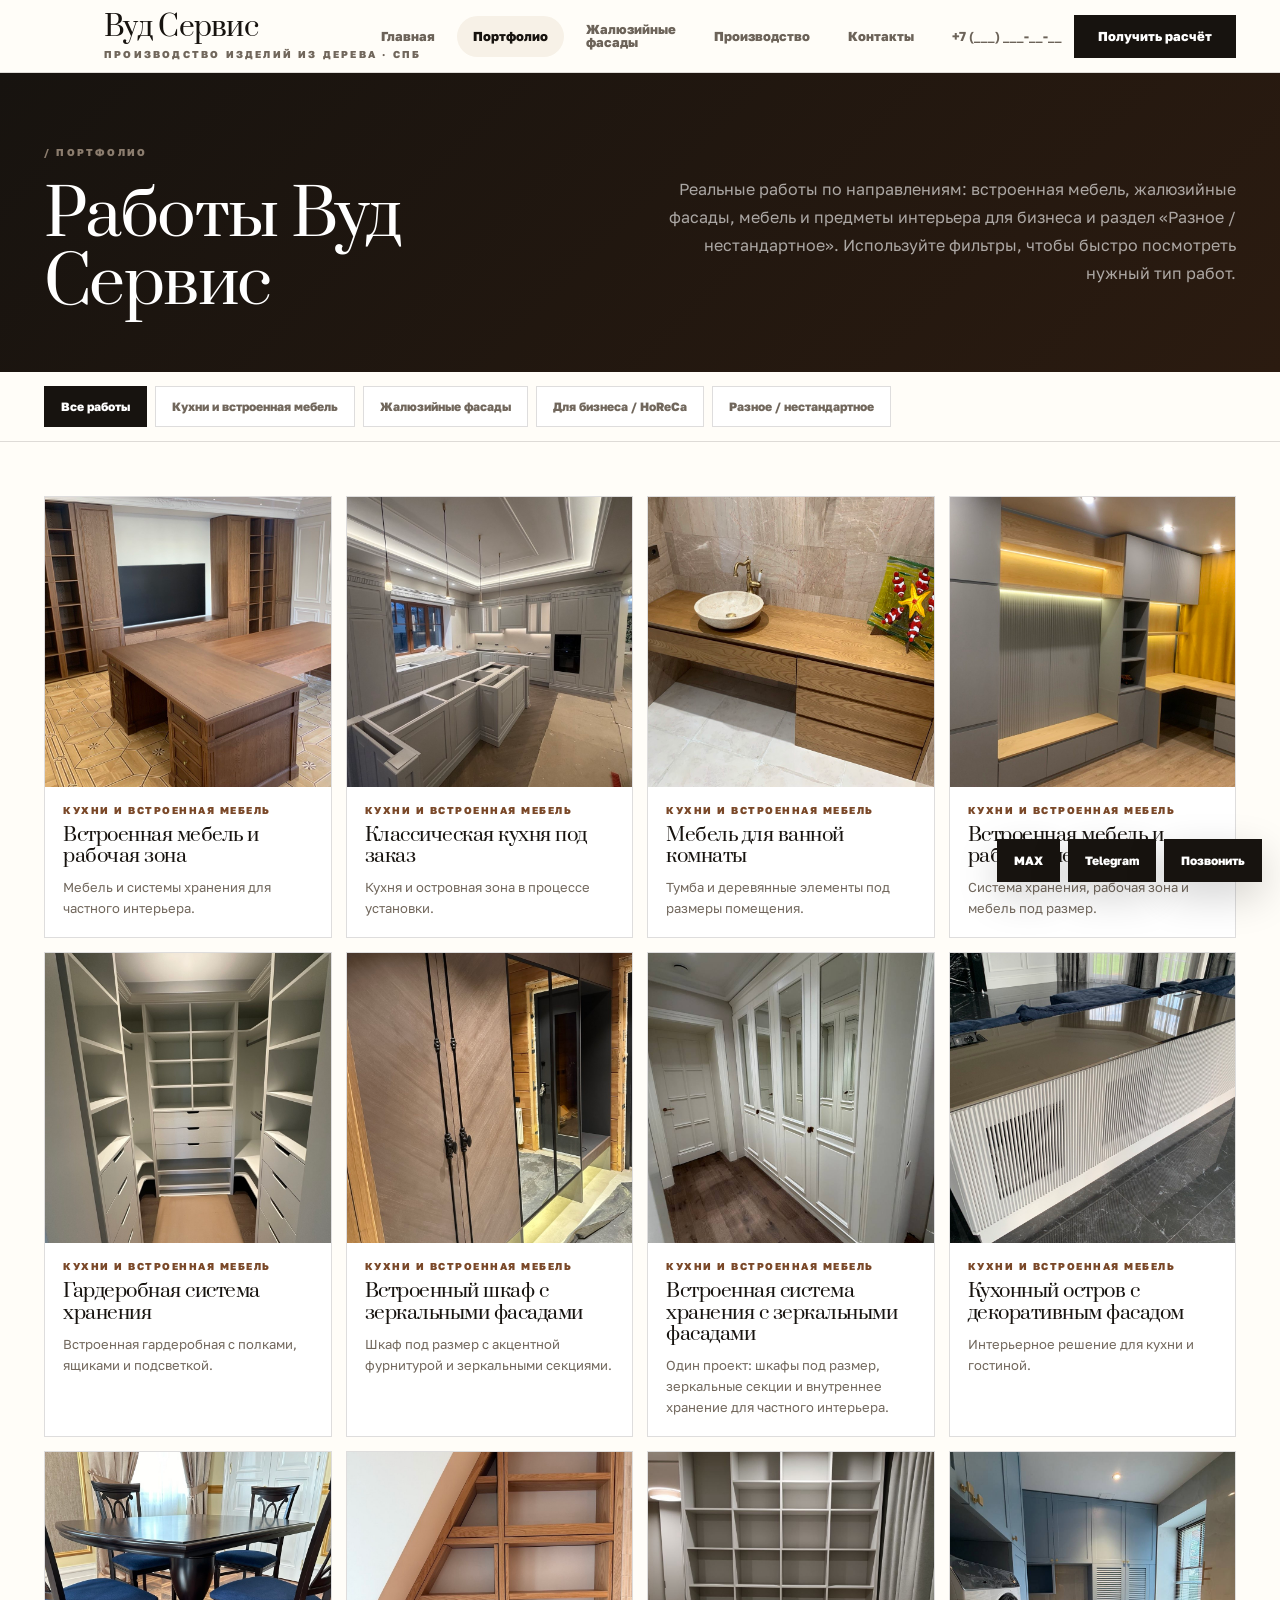
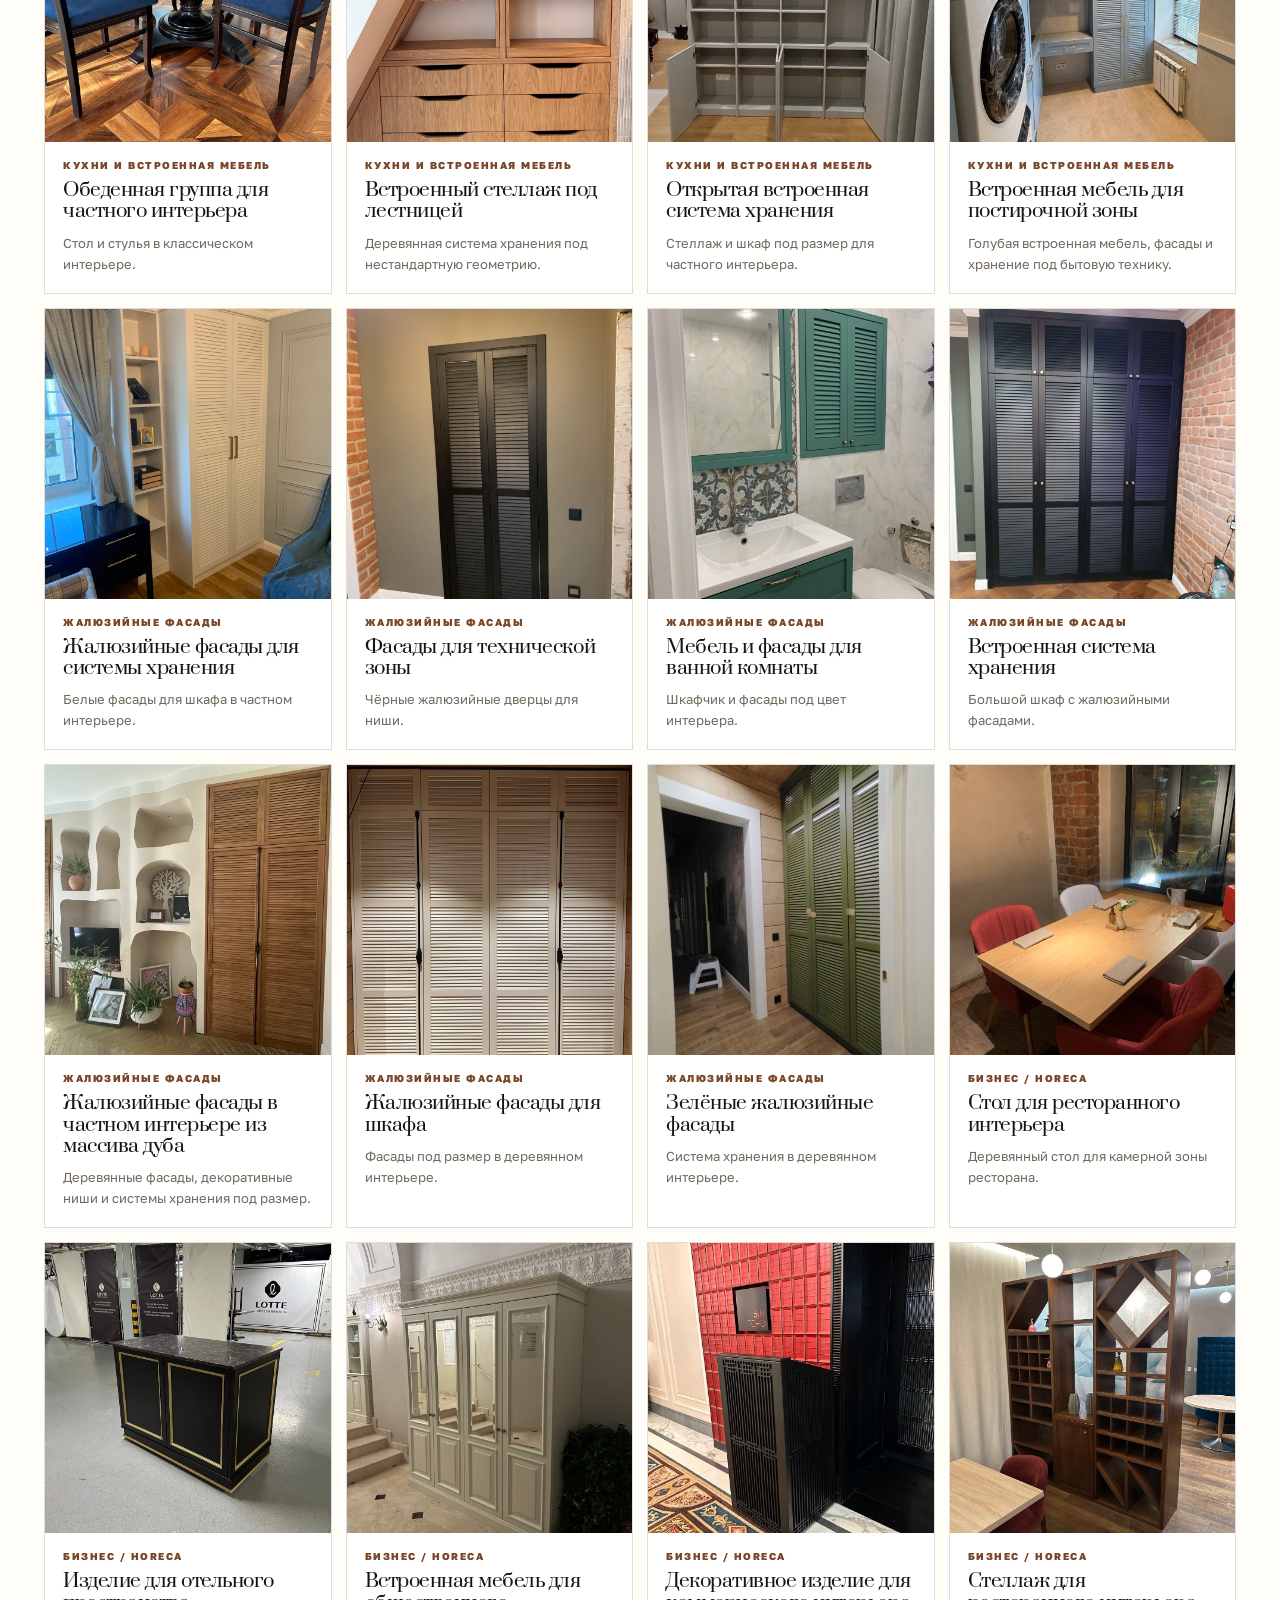
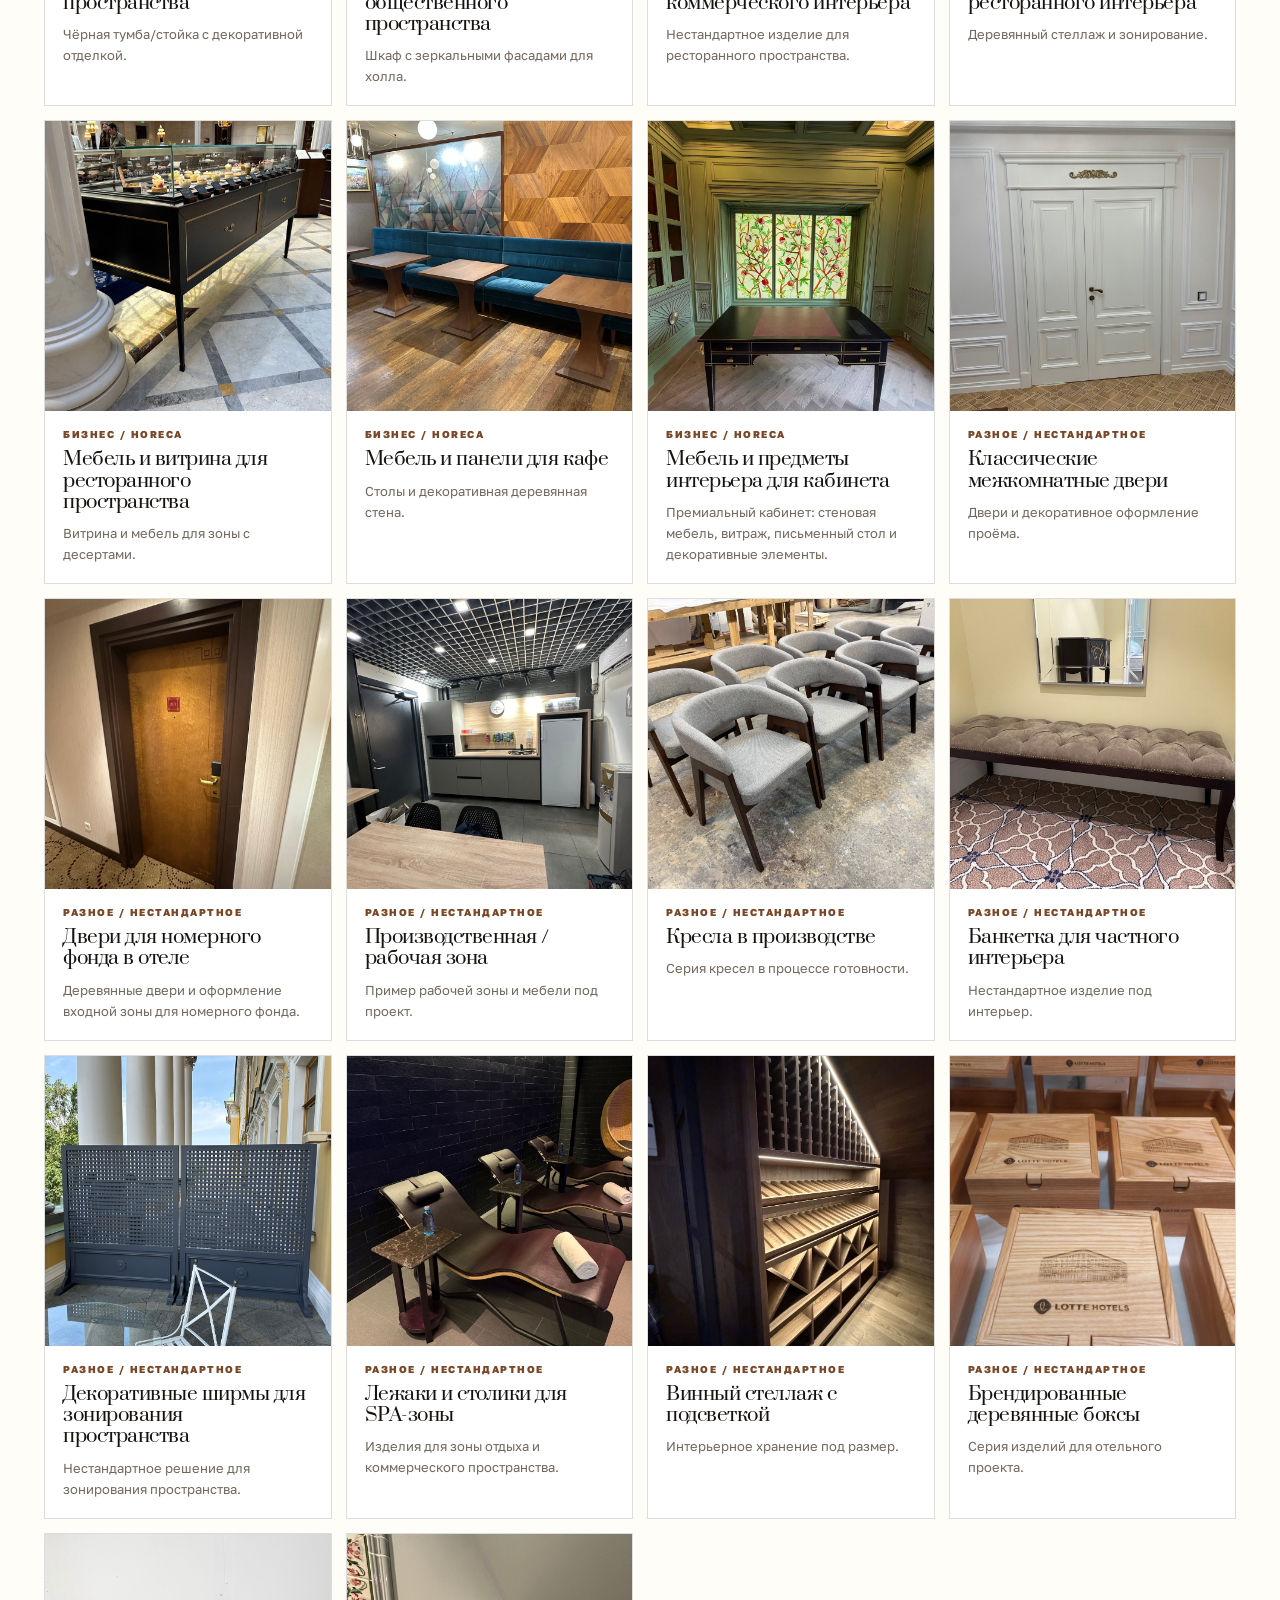
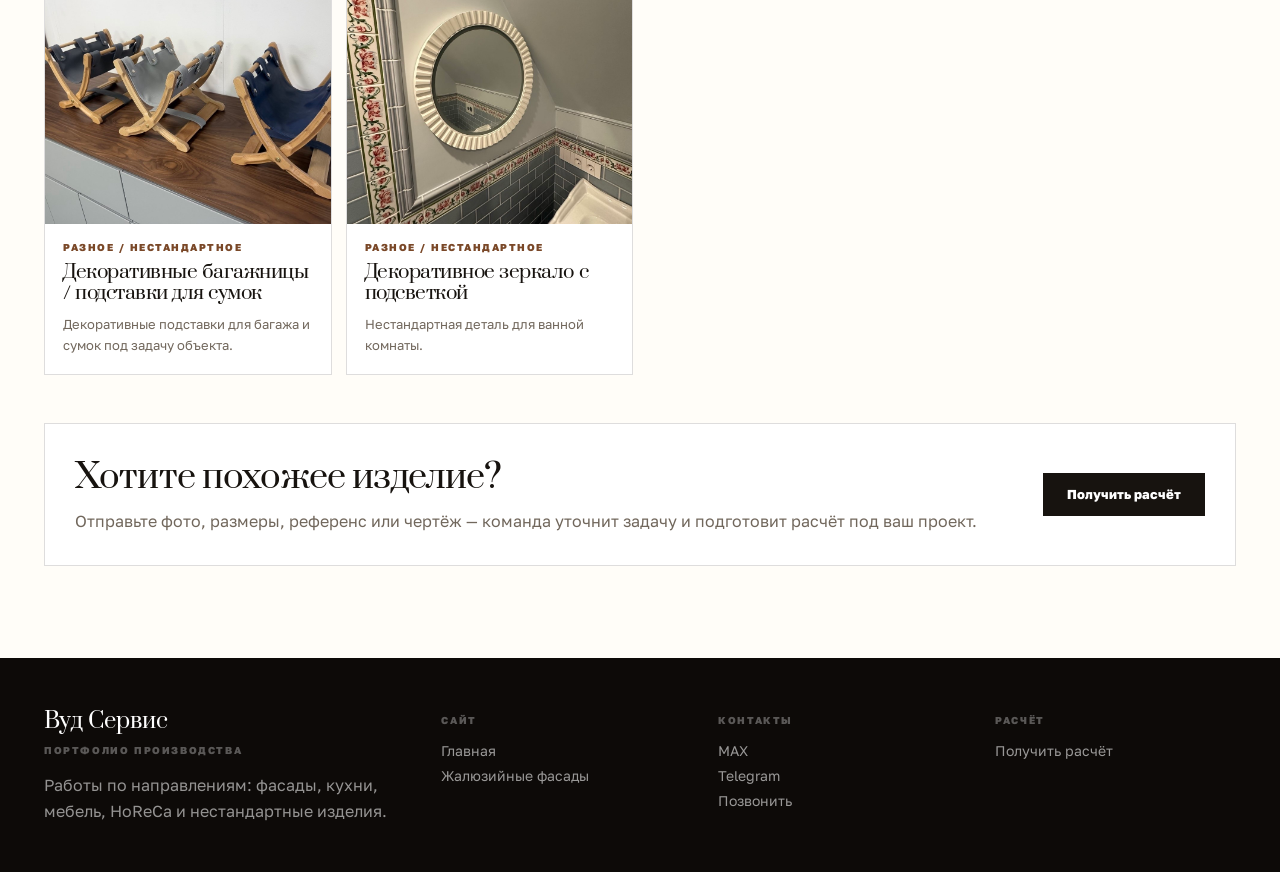
<file: portfolio.html>
<!doctype html><html lang="ru"><head><meta charset="utf-8"><meta name="viewport" content="width=device-width,initial-scale=1"><title>Портфолио Вуд Сервис — мебель и предметы интерьера</title><meta name="description" content="Портфолио Вуд Сервис: мебель и предметы интерьера для частных заказчиков и бизнеса, кухни, системы хранения, жалюзийные фасады и нестандартные решения."><link rel="stylesheet" href="assets/styles.css"></head><body>
<header class="header"><div class="container nav"><a class="brand-logo" href="index.html" aria-label="Вуд Сервис — главная">
  <svg class="brand-mark" viewBox="0 0 72 72" aria-hidden="true" focusable="false"><defs><mask id="slatCut"><rect width="72" height="72" fill="white"/><path d="M18 49 L64 28" stroke="black" stroke-width="7" stroke-linecap="square"/></mask></defs><g mask="url(#slatCut)"><rect x="6" y="10" width="9" height="52"/><rect x="20" y="10" width="9" height="52"/><rect x="34" y="10" width="9" height="52"/><rect x="48" y="10" width="9" height="52"/><rect x="61" y="10" width="5" height="52"/></g></svg>
  <span class="brand-text"><span class="brand-name">Вуд Сервис</span><span class="brand-sub">производство изделий из дерева · СПБ</span></span>
</a><nav class="menu"><a href="index.html">Главная</a><a class="active" href="portfolio.html">Портфолио</a><a href="zhalyuziynye-fasady.html">Жалюзийные фасады</a><a href="index.html#production">Производство</a><a href="index.html#contacts">Контакты</a></nav><div class="nav-actions"><a class="phone" href="tel:+7">+7 (___) ___-__-__</a><a class="btn" href="https://t.me/">Получить расчёт</a></div><button class="mobile-toggle" type="button" aria-label="Открыть меню">☰</button></div></header>
<section class="page-hero"><div class="container"><div><div class="eyebrow">/ портфолио</div><h1 class="page-title">Работы Вуд Сервис</h1></div><p>Реальные работы по направлениям: встроенная мебель, жалюзийные фасады, мебель и предметы интерьера для бизнеса и раздел «Разное / нестандартное». Используйте фильтры, чтобы быстро посмотреть нужный тип работ.</p></div></section>
<div class="filters"><div class="container filter-row"><button class="filter active" data-filter="all">Все работы</button><button class="filter" data-filter="storage">Кухни и встроенная мебель</button><button class="filter" data-filter="jalousie">Жалюзийные фасады</button><button class="filter" data-filter="horeca">Для бизнеса / HoReCa</button><button class="filter" data-filter="custom">Разное / нестандартное</button></div></div>
<main class="portfolio-page"><div class="container"><div class="masonry" id="portfolioGrid"></div><div class="portfolio-cta"><div><h2>Хотите похожее изделие?</h2><p>Отправьте фото, размеры, референс или чертёж — команда уточнит задачу и подготовит расчёт под ваш проект.</p></div><a class="btn" href="https://t.me/">Получить расчёт</a></div></div></main>
<footer class="footer"><div class="container footer-grid"><div><h4>Вуд Сервис</h4><small>портфолио производства</small><p>Работы по направлениям: фасады, кухни, мебель, HoReCa и нестандартные изделия.</p></div><div><small>Сайт</small><a href="index.html">Главная</a><a href="zhalyuziynye-fasady.html">Жалюзийные фасады</a></div><div><small>Контакты</small><a href="https://max.ru/">MAX</a><a href="https://t.me/">Telegram</a><a href="tel:+7">Позвонить</a></div><div><small>Расчёт</small><a href="https://t.me/">Получить расчёт</a></div></div></footer><div class="floating-contact"><a href="https://max.ru/">MAX</a><a href="https://t.me/">Telegram</a><a href="tel:+7">Позвонить</a></div><script src="assets/site.js"></script></body></html>
</file>
<file: assets/styles.css>
@import url('https://fonts.googleapis.com/css2?family=Prata&family=Golos+Text:wght@400;500;600;700;800&display=swap');
:root{
  --white:#fffdf8;
  --paper:#f7f1e7;
  --cream:#efe4d4;
  --sand:#dfcfb9;
  --ink:#17130f;
  --dark:#16120e;
  --dark2:#0e0b08;
  --wood:#7a4828;
  --wood-soft:#b88b62;
  --line:rgba(23,19,15,.14);
  --muted:#71675c;
  --display:'Prata',serif;
  --body:'Golos Text',system-ui,-apple-system,BlinkMacSystemFont,'Segoe UI',sans-serif;
}
*{box-sizing:border-box;margin:0;padding:0}
html{scroll-behavior:smooth}
body{font-family:var(--body);background:var(--white);color:var(--ink);overflow-x:hidden;font-size:16px}
a{color:inherit} img{max-width:100%;display:block}.container{width:min(1480px,100%);margin:auto;padding:0 44px}
body,p,a,li,button,input,textarea{font-family:var(--body)}
h1,h2,h3,.section-title,.page-title,.landing-title,.feature h2,.cat-title,.work-title,.brand-name{font-family:var(--display);font-weight:400;letter-spacing:-.025em}
.header{position:sticky;top:0;z-index:1000;background:rgba(255,253,248,.95);backdrop-filter:blur(16px);border-bottom:1px solid var(--line)}
.nav{height:72px;display:flex;align-items:center;justify-content:space-between;gap:22px}.brand-logo{display:flex;align-items:center;gap:14px;text-decoration:none;min-width:270px}.brand-mark{width:46px;height:46px;flex:0 0 46px;color:rgba(23,19,15,.12)}.brand-mark rect{fill:currentColor}.brand-text{display:flex;flex-direction:column;line-height:1}.brand-name{font-size:28px;color:var(--ink);line-height:1}.brand-sub{font:800 10px/1 var(--body);letter-spacing:.22em;text-transform:uppercase;color:var(--muted);margin-top:8px;white-space:nowrap}.menu{display:flex;gap:6px;align-items:center;justify-content:center;flex:1}.menu a{text-decoration:none;font:800 13px/1 var(--body);color:#6c6359;padding:14px 16px;border-radius:999px;transition:.18s}.menu a:hover,.menu a.active{background:var(--paper);color:var(--ink)}.nav-actions{display:flex;align-items:center;gap:12px;flex-shrink:0}.phone{font:700 13px var(--body);text-decoration:none;color:#6c6359}.btn{border:0;background:var(--ink);color:#fff;text-decoration:none;display:inline-flex;align-items:center;justify-content:center;gap:8px;padding:15px 24px;font:800 13px/1 var(--body);cursor:pointer;transition:.18s;white-space:nowrap}.btn:hover{background:var(--wood)}.btn.light{background:#fff;color:var(--ink)}.btn.light:hover{background:var(--paper)}.btn.ghost{background:transparent;color:var(--ink);border:1px solid var(--line)}.btn.ghost:hover{border-color:var(--ink);background:rgba(255,255,255,.75)}.btn.white{background:#fff;color:var(--ink)}.mobile-toggle{display:none;background:var(--white);border:1px solid var(--line);padding:10px 13px;font:800 18px var(--body);cursor:pointer;color:var(--ink)}
/* HERO */
.hero.hero-center{position:relative;min-height:620px;padding:0!important;display:flex;align-items:center;justify-content:center;color:#fff;background-color:var(--dark);background-image:linear-gradient(180deg,rgba(12,9,6,.58),rgba(12,9,6,.60)),var(--hero-image);background-size:cover;background-position:center;overflow:hidden;border-bottom:0}.hero.hero-center:before{content:'';position:absolute;inset:0;background:radial-gradient(circle at center,rgba(122,72,40,.18),transparent 48%),linear-gradient(90deg,rgba(0,0,0,.16),rgba(0,0,0,.06),rgba(0,0,0,.18));pointer-events:none}.hero.hero-center:after{content:'';position:absolute;inset:0;background:linear-gradient(180deg,rgba(0,0,0,.03),rgba(0,0,0,.28));pointer-events:none}.hero-no-image{background-image:linear-gradient(135deg,#17130f 0%,#2b1f16 52%,#5e381f 100%)!important}.hero-shade{display:none}.hero-center-content{position:relative;z-index:2;display:flex;flex-direction:column;align-items:center;text-align:center;padding-top:44px!important;padding-bottom:44px!important}.eyebrow{font:800 10px/1.5 var(--body);letter-spacing:.22em;text-transform:uppercase;color:#8c7d6e;margin-bottom:22px}.eyebrow.dark{color:var(--wood)}.hero-center .eyebrow{color:rgba(255,255,255,.80);margin-bottom:22px}.hero-center h1{max-width:1020px;margin:0 auto 24px;color:#fff;font-size:clamp(48px,5.6vw,88px);line-height:1.04;text-shadow:0 20px 60px rgba(0,0,0,.48)}.hero-center h1 span{color:#f0cda8}.hero-center .hero-text{max-width:760px;margin:0 auto 28px;color:rgba(255,255,255,.88);font-size:18px;line-height:1.65;font-weight:500;text-shadow:0 8px 32px rgba(0,0,0,.42)}.hero-actions{display:flex;gap:12px;flex-wrap:wrap;align-items:center}.hero-center .hero-actions{justify-content:center}.hero-center .btn.light{background:#fff;color:var(--ink)}.hero-center .btn.ghost{color:#fff;border-color:rgba(255,255,255,.36);background:rgba(255,255,255,.08)}.hero-center .btn.ghost:hover{background:rgba(255,255,255,.16)}.hero-note{font:800 10px/1.5 var(--body);letter-spacing:.16em;text-transform:uppercase;color:var(--muted)}.hero-center .hero-note{margin:26px 0 0;color:rgba(255,255,255,.72)}
section{padding:92px 0}.section-head{display:flex;justify-content:space-between;align-items:flex-end;gap:42px;margin-bottom:42px}.section-head.compact{margin-bottom:34px}.section-title{font-size:clamp(36px,3.8vw,60px);line-height:1.08}.section-sub{max-width:560px;font-size:15px;line-height:1.75;color:var(--muted)}.works-section{background:var(--white)}
.grid-portfolio{display:grid;grid-template-columns:repeat(3,1fr);gap:12px}.five-cats{grid-template-columns:repeat(5,1fr)}.four-cats{grid-template-columns:repeat(4,1fr)}.category-card{background:#fff;border:1px solid var(--line);cursor:pointer;transition:.22s;min-width:0}.category-card:hover{transform:translateY(-3px);box-shadow:0 24px 60px rgba(35,23,14,.10)}.cat-img{height:270px;background:linear-gradient(135deg,#e6d8c8,#c8b29a);overflow:hidden}.five-cats .cat-img{height:230px}.four-cats .cat-img{height:250px}.cat-img img{width:100%;height:100%;object-fit:cover;filter:saturate(.92) contrast(1.02);transition:.55s}.category-card:hover .cat-img img{transform:scale(1.04)}.cat-img:has(img[src=""]),.cat-img:not(:has(img)){background:linear-gradient(135deg,#ede0cf,#cbb69e)}.cat-body{padding:24px}.five-cats .cat-body{padding:22px}.four-cats .cat-body{padding:24px}.cat-kicker,.work-cat{font:800 10px/1.4 var(--body);letter-spacing:.16em;text-transform:uppercase;color:var(--wood);margin-bottom:12px}.cat-title{font-size:24px;line-height:1.05;margin-bottom:12px}.five-cats .cat-title{font-size:21px}.four-cats .cat-title{font-size:24px}.cat-desc,.work-desc{font-size:14px;line-height:1.65;color:var(--muted)}.cat-bottom{display:flex;align-items:center;justify-content:space-between;gap:16px;border-top:1px solid var(--line);margin-top:22px;padding-top:18px;font:800 11px/1 var(--body);letter-spacing:.14em;color:var(--muted)}
.production{background:var(--paper)}.prod-layout{display:grid;grid-template-columns:.75fr 1.25fr;gap:72px;align-items:center}.prod-text p{font-size:17px;line-height:1.78;color:#433b33;margin:18px 0}.prod-photos{display:grid;grid-template-columns:repeat(3,1fr);grid-template-rows:260px 220px;gap:8px}.prod-photos .p{position:relative;overflow:hidden;background:linear-gradient(135deg,#e8dac9,#cbb49c)}.prod-photos .p.wide{grid-column:span 2}.prod-photos img{width:100%;height:100%;object-fit:cover;filter:saturate(.92);transition:.55s}.prod-photos .p:hover img{transform:scale(1.04)}.photo-label{position:absolute;left:14px;bottom:12px;background:rgba(23,19,15,.70);color:#fff;padding:7px 10px;font:800 10px/1 var(--body);letter-spacing:.14em;text-transform:uppercase}.trust-points{display:grid;grid-template-columns:repeat(2,minmax(0,1fr));gap:8px;margin:26px 0 30px}.trust-points span{display:block;background:#fff;border:1px solid var(--line);padding:13px 14px;font:800 12px/1.35 var(--body);color:var(--ink)}
.dark-section{background:linear-gradient(135deg,#17130f 0%,#221810 100%);color:#fff}.feature{display:grid;grid-template-columns:.92fr 1.08fr;gap:70px;align-items:center}.feature h2{font-size:clamp(38px,4.5vw,66px);line-height:1.04;margin-bottom:24px}.feature p{font-size:16px;line-height:1.75;color:rgba(255,255,255,.68);margin:16px 0}.adv{display:grid;grid-template-columns:repeat(2,1fr);gap:1px;background:rgba(255,255,255,.14);margin:30px 0}.adv-item{background:#17130f;padding:22px}.adv-item b{display:block;margin-bottom:8px}.adv-item span{display:block;color:rgba(255,255,255,.58);font-size:13px;line-height:1.55}.feature-gallery{display:grid;grid-template-columns:1fr 1fr;gap:8px}.fg{height:245px;overflow:hidden;background:#2b2118}.fg.big{grid-column:span 2;height:430px}.fg img{width:100%;height:100%;object-fit:cover;filter:brightness(.86) saturate(.88);transition:.55s}.fg:hover img{transform:scale(1.04)}
.calc{background:linear-gradient(135deg,#74421e 0%,#432414 100%);color:#fff}.calc-layout{display:grid;grid-template-columns:.9fr 1.1fr;gap:76px;align-items:start}.calc .section-sub{color:rgba(255,255,255,.70)}.calc-box{border:1px solid rgba(255,255,255,.16);background:rgba(255,255,255,.08);padding:34px}.calc-list{list-style:none}.calc-list li{display:flex;gap:14px;border-bottom:1px solid rgba(255,255,255,.12);padding:16px 0;color:rgba(255,255,255,.86);line-height:1.4}.calc-list li:last-child{border-bottom:0}.calc-list i{font-style:normal;color:rgba(255,255,255,.42);font:800 10px var(--body)}.contact{background:var(--dark2);color:#fff}.contact-layout{display:grid;grid-template-columns:1fr 1fr;gap:70px}.contact .section-sub{color:rgba(255,255,255,.66)}.contact-links{display:flex;flex-direction:column;gap:10px}.contact-card{display:block;text-decoration:none;border:1px solid rgba(255,255,255,.13);padding:19px 22px;transition:.18s}.contact-card:hover{background:rgba(255,255,255,.05)}.contact-card small{display:block;font:800 10px var(--body);letter-spacing:.16em;text-transform:uppercase;color:rgba(255,255,255,.38);margin-bottom:7px}.contact-card b{font-size:16px}.footer{background:#0d0a08;color:rgba(255,255,255,.56);padding:48px 0}.footer-grid{display:grid;grid-template-columns:1.5fr repeat(3,1fr);gap:36px}.footer h4{font-family:var(--display);font-size:22px;color:#fff;font-weight:400}.footer small{display:block;margin:8px 0 16px;font:800 10px var(--body);letter-spacing:.16em;text-transform:uppercase;color:rgba(255,255,255,.32)}.footer a{display:block;color:rgba(255,255,255,.58);text-decoration:none;margin:8px 0;font-size:14px}.footer a:hover{color:#fff}.footer p{line-height:1.65}.floating-contact{position:fixed;right:18px;bottom:18px;z-index:900;display:flex;gap:8px}.floating-contact a{background:var(--ink);color:#fff;text-decoration:none;padding:14px 17px;font:800 12px var(--body);box-shadow:0 14px 40px rgba(0,0,0,.18)}
/* Portfolio */
.page-hero,.simple-page-hero{background:var(--dark);color:#fff;padding:72px 0 54px}.page-hero .container,.simple-page-hero .container{display:flex;align-items:center;justify-content:space-between;gap:50px}.page-title{font-size:clamp(42px,5vw,76px);line-height:1.06}.page-hero p{max-width:590px;color:rgba(255,255,255,.62);line-height:1.75;text-align:right}.filters{position:sticky;top:72px;z-index:800;background:rgba(255,253,248,.96);backdrop-filter:blur(14px);border-bottom:1px solid var(--line);padding:14px 0}.filter-row{display:flex;gap:8px;overflow:auto}.filter{border:1px solid var(--line);background:#fff;padding:12px 16px;font:800 12px var(--body);color:var(--muted);cursor:pointer;white-space:nowrap}.filter.active,.filter:hover{background:var(--ink);color:#fff;border-color:var(--ink)}.portfolio-page{padding:54px 0 92px;background:var(--white)}.masonry,.simple-gallery{display:grid;grid-template-columns:repeat(4,1fr);gap:14px}.work-card{background:#fff;border:1px solid var(--line);cursor:pointer;transition:.2s}.work-card:hover{transform:translateY(-2px);box-shadow:0 20px 55px rgba(30,20,10,.08)}.work-img{height:290px;overflow:hidden;background:linear-gradient(135deg,#e6d8c8,#c8b29a)}.work-img img{width:100%;height:100%;object-fit:cover;transition:.5s}.work-card:hover img{transform:scale(1.04)}.work-body{padding:18px}.work-title{font-size:19px;line-height:1.12;margin-bottom:10px}.portfolio-cta{margin-top:48px;background:#fff;border:1px solid var(--line);padding:30px;display:flex;align-items:center;justify-content:space-between;gap:28px}.portfolio-cta h2{font-family:var(--display);font-weight:400;font-size:34px;margin-bottom:8px}.portfolio-cta p{color:var(--muted);line-height:1.65}.image-missing .work-img:after{content:'Фото будет добавлено';display:flex;align-items:center;justify-content:center;height:100%;font:800 12px var(--body);letter-spacing:.12em;text-transform:uppercase;color:rgba(30,24,18,.55)}.image-missing img{display:none!important}.image-lightbox{position:fixed;inset:0;z-index:2000;background:rgba(10,8,6,.90);display:flex;align-items:center;justify-content:center;padding:24px}.image-lightbox button{position:absolute;top:20px;right:22px;width:46px;height:46px;border:0;background:#fff;color:#111;font-size:28px;cursor:pointer}.image-lightbox figure{max-width:min(1100px,94vw);max-height:88vh}.image-lightbox img{max-height:82vh;width:auto;max-width:100%;object-fit:contain}.image-lightbox figcaption{color:#fff;text-align:center;margin-top:14px;font:700 14px var(--body)}
/* Jalousie page */
.jal-landing .landing-hero{background:linear-gradient(135deg,#17130f 0%,#2b1b10 100%);color:#fff;padding:88px 0}.landing-grid{display:grid;grid-template-columns:.94fr 1.06fr;gap:70px;align-items:center}.landing-title{font-size:clamp(40px,5vw,74px);line-height:1.05;margin:16px 0 24px}.landing-lead{font-size:17px;line-height:1.75;color:rgba(255,255,255,.68)}.landing-media{height:520px;overflow:hidden;background:#2b2118}.landing-media img{width:100%;height:100%;object-fit:cover;filter:brightness(.82) saturate(.9)}.uses{display:grid;grid-template-columns:repeat(3,1fr);gap:10px}.use,.factor{background:#fff;border:1px solid var(--line);padding:24px}.use .mono,.factor small{font:800 11px var(--body);color:var(--wood)}.use b,.factor b{display:block;margin:10px 0 8px}.use p{color:var(--muted);font-size:13px;line-height:1.6}.jal-gallery{display:grid;grid-template-columns:2fr 1fr 1fr;grid-template-rows:300px 220px 220px;gap:8px}.jg{overflow:hidden;background:#ddd}.jg.tall{grid-row:span 2}.jg.wide{grid-column:span 2}.jg img{width:100%;height:100%;object-fit:cover}.factors{display:grid;grid-template-columns:repeat(2,1fr);gap:12px}
@media(max-width:1260px){.container{padding:0 30px}.brand-logo{min-width:auto}.brand-name{font-size:25px}.brand-sub{font-size:8px;letter-spacing:.18em}.menu a{font-size:12px;padding:12px 10px}.nav-actions .btn{padding:14px 16px}.five-cats,.four-cats{grid-template-columns:repeat(3,1fr)}.masonry,.simple-gallery{grid-template-columns:repeat(3,1fr)}}
@media(max-width:1100px){.nav{height:68px}.mobile-toggle{display:block}.menu{display:none;position:absolute;top:68px;left:22px;right:22px;background:var(--white);border:1px solid var(--line);box-shadow:0 20px 60px rgba(0,0,0,.12);padding:10px;z-index:2000;flex-direction:column;align-items:stretch}.menu.open{display:flex}.menu a{border-radius:0;padding:14px 16px;border-bottom:1px solid var(--line)}.menu a:last-child{border-bottom:0}.nav-actions .btn{display:none}.phone{display:none}.hero.hero-center{min-height:580px}.prod-layout,.feature,.calc-layout,.contact-layout,.landing-grid{grid-template-columns:1fr}.prod-photos{grid-template-rows:240px 200px}.footer-grid{grid-template-columns:1fr 1fr}.page-hero .container,.simple-page-hero .container{display:block}.page-hero p{text-align:left;margin-top:22px}.uses{grid-template-columns:repeat(2,1fr)}}
@media(max-width:820px){.five-cats,.four-cats,.masonry,.simple-gallery{grid-template-columns:repeat(2,1fr)}.section-head{display:block}.section-sub{margin-top:18px}.portfolio-cta{display:block}.portfolio-cta .btn{margin-top:20px}.hero.hero-center{min-height:560px}.trust-points{grid-template-columns:1fr}.floating-contact{left:12px;right:12px;bottom:10px;display:grid;grid-template-columns:repeat(3,1fr);gap:6px}.floating-contact a{text-align:center;padding:13px 6px}}
@media(max-width:680px){.container{padding:0 18px}.nav{height:64px;padding:0 16px}.brand-logo{gap:10px}.brand-mark{width:34px;height:34px;flex-basis:34px}.brand-name{font-size:21px}.brand-sub{display:none}.mobile-toggle{padding:8px 11px}.menu{top:64px;left:12px;right:12px}.hero.hero-center{min-height:calc(100svh - 64px);background-position:center}.hero-center-content{padding-left:18px!important;padding-right:18px!important}.hero-center h1{font-size:42px;line-height:1.08}.hero-center .hero-text{font-size:15px}.hero-center .hero-actions{width:100%;display:flex}.hero-center .hero-actions .btn{flex:1;padding:14px 8px}.hero-center .hero-note{font-size:9px}.five-cats,.four-cats,.masonry,.simple-gallery,.uses,.factors{grid-template-columns:1fr}.cat-img,.five-cats .cat-img,.four-cats .cat-img,.work-img{height:245px}.prod-photos{grid-template-columns:1fr;grid-template-rows:none}.prod-photos .p,.prod-photos .p.wide{grid-column:auto;height:230px}.feature-gallery{grid-template-columns:1fr}.fg,.fg.big{grid-column:auto;height:240px}.adv{grid-template-columns:1fr}.footer-grid{grid-template-columns:1fr}.page-title,.landing-title{font-size:40px}.jal-gallery{grid-template-columns:1fr;grid-template-rows:none}.jg,.jg.tall,.jg.wide{grid-column:auto;grid-row:auto;height:240px}section{padding:66px 0}.calc-box{padding:24px}.image-lightbox{padding:14px}.image-lightbox button{top:12px;right:12px}}


/* ===== PHOTO INTEGRATION 20.06 ===== */
.hero.hero-center{background-position:center 48%;}
.cat-img img,.work-img img,.fg img,.p img,.jg img,.landing-media img{width:100%;height:100%;object-fit:cover;}
.category-card:nth-child(1) .cat-img img{object-position:center 45%;}
.category-card:nth-child(2) .cat-img img{object-position:center 50%;}
.category-card:nth-child(3) .cat-img img{object-position:center 42%;}
.category-card:nth-child(4) .cat-img img{object-position:center 55%;}
.category-card:nth-child(5) .cat-img img{object-position:center 50%;}
.work-card[data-cat="jalousie"] .work-img img{object-position:center 45%;}
.work-card[data-cat="horeca"] .work-img img{object-position:center 50%;}
.work-card[data-cat="storage"] .work-img img{object-position:center 48%;}
.work-cat{font:800 10px/1 var(--body);letter-spacing:.15em;text-transform:uppercase;color:var(--wood);margin-bottom:10px;}
.work-desc{color:var(--muted);font-size:13px;line-height:1.62;}
.five-cats .category-card,.four-cats .category-card{min-width:0;}
.page-hero{background:linear-gradient(135deg,#17130f 0%,#2b1b10 100%);}
.image-lightbox img{background:#111;}
@media(max-width:680px){
  .hero.hero-center{background-position:center;}
  .hero-center h1{font-size:38px;}
  .hero-center .hero-actions{flex-direction:column;}
  .hero-center .hero-actions .btn{width:100%;}
  .page-hero,.simple-page-hero{padding:54px 0 42px;}
}

.work-card[data-cat="custom"] .work-img img{object-position:center 50%;}


/* ===== FIX 20.06 — jalousie page gallery without image cropping ===== */
.jal-landing #examples .jal-gallery{
  display:grid !important;
  grid-template-columns:repeat(3,minmax(0,1fr)) !important;
  grid-template-rows:none !important;
  gap:14px !important;
  align-items:start !important;
}
.jal-landing #examples .jg,
.jal-landing #examples .jg.tall,
.jal-landing #examples .jg.wide{
  grid-column:auto !important;
  grid-row:auto !important;
  height:auto !important;
  min-height:0 !important;
  overflow:hidden !important;
  background:#f7f1e8 !important;
  border:1px solid rgba(23,19,15,.12) !important;
  display:flex !important;
  align-items:center !important;
  justify-content:center !important;
}
.jal-landing #examples .jg img{
  width:100% !important;
  height:auto !important;
  max-height:620px !important;
  object-fit:contain !important;
  object-position:center !important;
  display:block !important;
}
.jal-landing .landing-media img{
  object-fit:contain !important;
  object-position:center !important;
  background:#1b140f;
}
@media(max-width:980px){
  .jal-landing #examples .jal-gallery{grid-template-columns:repeat(2,minmax(0,1fr)) !important;}
  .jal-landing #examples .jg img{max-height:560px !important;}
}
@media(max-width:680px){
  .jal-landing #examples .jal-gallery{grid-template-columns:1fr !important;gap:12px !important;}
  .jal-landing #examples .jg img{max-height:none !important;}
  .jal-landing .landing-media{height:auto !important;min-height:0 !important;}
  .jal-landing .landing-media img{height:auto !important;max-height:none !important;}
}

/* Grouped project lightbox */
.lightbox-thumbs{display:flex;gap:8px;justify-content:center;flex-wrap:wrap;margin-top:12px}
.lightbox-thumbs img{width:74px;height:56px;object-fit:cover;border:2px solid rgba(255,255,255,.25);cursor:pointer;opacity:.72;background:#222}
.lightbox-thumbs img.active,.lightbox-thumbs img:hover{border-color:#fff;opacity:1}
@media(max-width:680px){.lightbox-thumbs img{width:58px;height:44px}.image-lightbox figcaption{font-size:12px}}
</file>
